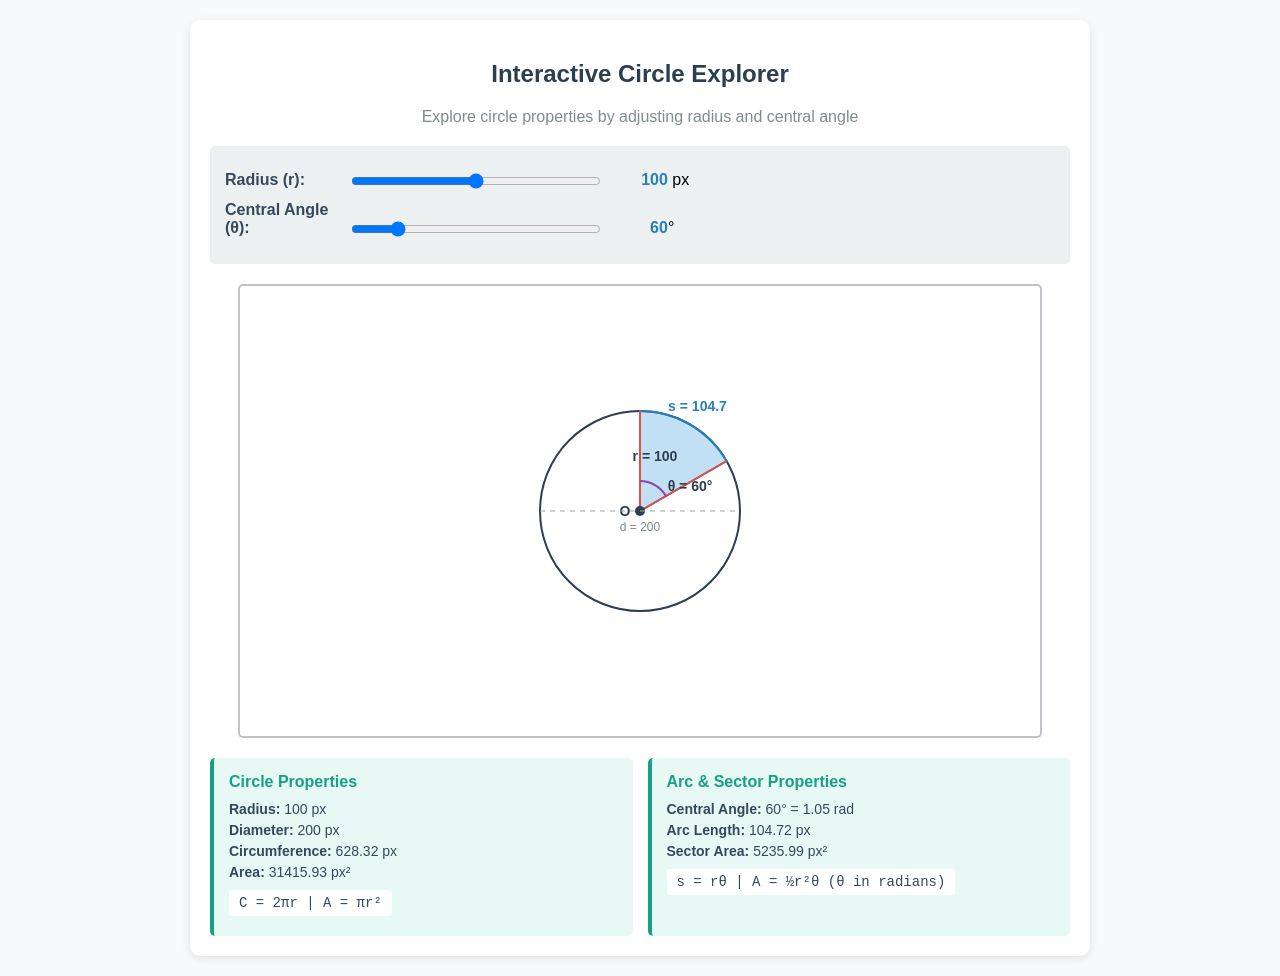
<file: static/mathematics/euclidean_geometry_enhanced_files/visualizations/circle_interactive.html>
<!DOCTYPE html>
<html lang="en">
<head>
    <meta charset="UTF-8">
    <meta name="viewport" content="width=device-width, initial-scale=1.0">
    <title>Interactive Circle Explorer</title>
    <style>
        body {
            font-family: 'Segoe UI', Tahoma, Geneva, Verdana, sans-serif;
            max-width: 900px;
            margin: 0 auto;
            padding: 20px;
            background: #f8f9fa;
        }
        .container {
            background: white;
            padding: 20px;
            border-radius: 10px;
            box-shadow: 0 2px 10px rgba(0,0,0,0.1);
        }
        h2 {
            color: #2c3e50;
            text-align: center;
        }
        .controls {
            margin: 20px 0;
            padding: 15px;
            background: #ecf0f1;
            border-radius: 5px;
        }
        .control-group {
            margin: 10px 0;
        }
        label {
            display: inline-block;
            width: 120px;
            font-weight: bold;
            color: #34495e;
        }
        input[type="range"] {
            width: 250px;
            vertical-align: middle;
        }
        .value-display {
            display: inline-block;
            width: 60px;
            text-align: right;
            font-weight: bold;
            color: #2980b9;
        }
        canvas {
            display: block;
            margin: 20px auto;
            border: 2px solid #bdc3c7;
            border-radius: 5px;
            background: white;
        }
        .info-panel {
            display: grid;
            grid-template-columns: 1fr 1fr;
            gap: 15px;
            margin-top: 20px;
        }
        .info-box {
            padding: 15px;
            background: #e8f8f5;
            border-radius: 5px;
            border-left: 4px solid #16a085;
        }
        .info-box h3 {
            margin: 0 0 10px 0;
            color: #16a085;
            font-size: 16px;
        }
        .info-box p {
            margin: 5px 0;
            color: #34495e;
            font-size: 14px;
        }
        .formula {
            font-family: 'Courier New', monospace;
            background: #fff;
            padding: 5px 10px;
            border-radius: 3px;
            display: inline-block;
            margin: 5px 0;
        }
    </style>
</head>
<body>
    <div class="container">
        <h2>Interactive Circle Explorer</h2>
        <p style="text-align: center; color: #7f8c8d;">
            Explore circle properties by adjusting radius and central angle
        </p>
        
        <div class="controls">
            <div class="control-group">
                <label for="radius">Radius (r):</label>
                <input type="range" id="radius" min="50" max="150" value="100" step="5">
                <span class="value-display" id="value-r">100</span> px
            </div>
            <div class="control-group">
                <label for="angle">Central Angle (θ):</label>
                <input type="range" id="angle" min="0" max="360" value="60" step="15">
                <span class="value-display" id="value-angle">60</span>°
            </div>
        </div>
        
        <canvas id="canvas" width="800" height="450"></canvas>
        
        <div class="info-panel">
            <div class="info-box">
                <h3>Circle Properties</h3>
                <p><strong>Radius:</strong> <span id="info-radius">100</span> px</p>
                <p><strong>Diameter:</strong> <span id="info-diameter">200</span> px</p>
                <p><strong>Circumference:</strong> <span id="info-circumference">628.32</span> px</p>
                <p><strong>Area:</strong> <span id="info-area">31415.93</span> px²</p>
                <p class="formula">C = 2πr | A = πr²</p>
            </div>
            <div class="info-box">
                <h3>Arc & Sector Properties</h3>
                <p><strong>Central Angle:</strong> <span id="info-angle-deg">60</span>° = <span id="info-angle-rad">1.05</span> rad</p>
                <p><strong>Arc Length:</strong> <span id="info-arc">104.72</span> px</p>
                <p><strong>Sector Area:</strong> <span id="info-sector">5235.99</span> px²</p>
                <p class="formula">s = rθ | A = ½r²θ (θ in radians)</p>
            </div>
        </div>
    </div>
    
    <script>
        const canvas = document.getElementById('canvas');
        const ctx = canvas.getContext('2d');
        const radiusSlider = document.getElementById('radius');
        const angleSlider = document.getElementById('angle');
        const valueRDisplay = document.getElementById('value-r');
        const valueAngleDisplay = document.getElementById('value-angle');
        
        function draw() {
            const r = parseInt(radiusSlider.value);
            const angleDeg = parseInt(angleSlider.value);
            const angleRad = angleDeg * Math.PI / 180;
            
            // Update displays
            valueRDisplay.textContent = r;
            valueAngleDisplay.textContent = angleDeg;
            
            // Calculate properties
            const diameter = 2 * r;
            const circumference = 2 * Math.PI * r;
            const area = Math.PI * r * r;
            const arcLength = r * angleRad;
            const sectorArea = 0.5 * r * r * angleRad;
            
            // Update info panel
            document.getElementById('info-radius').textContent = r;
            document.getElementById('info-diameter').textContent = diameter;
            document.getElementById('info-circumference').textContent = circumference.toFixed(2);
            document.getElementById('info-area').textContent = area.toFixed(2);
            document.getElementById('info-angle-deg').textContent = angleDeg;
            document.getElementById('info-angle-rad').textContent = angleRad.toFixed(2);
            document.getElementById('info-arc').textContent = arcLength.toFixed(2);
            document.getElementById('info-sector').textContent = sectorArea.toFixed(2);
            
            // Clear canvas
            ctx.clearRect(0, 0, canvas.width, canvas.height);
            
            const centerX = 400;
            const centerY = 225;
            
            // Draw circle
            ctx.beginPath();
            ctx.arc(centerX, centerY, r, 0, 2 * Math.PI);
            ctx.strokeStyle = '#2c3e50';
            ctx.lineWidth = 2;
            ctx.stroke();
            
            // Draw sector (if angle > 0)
            if (angleDeg > 0) {
                ctx.beginPath();
                ctx.moveTo(centerX, centerY);
                ctx.arc(centerX, centerY, r, -Math.PI / 2, -Math.PI / 2 + angleRad);
                ctx.closePath();
                ctx.fillStyle = 'rgba(52, 152, 219, 0.3)';
                ctx.fill();
                ctx.strokeStyle = '#2980b9';
                ctx.lineWidth = 2;
                ctx.stroke();
            }
            
            // Draw radii
            ctx.beginPath();
            ctx.moveTo(centerX, centerY);
            ctx.lineTo(centerX, centerY - r);
            ctx.strokeStyle = '#e74c3c';
            ctx.lineWidth = 2;
            ctx.stroke();
            
            if (angleDeg > 0) {
                const endX = centerX + r * Math.sin(angleRad);
                const endY = centerY - r * Math.cos(angleRad);
                ctx.beginPath();
                ctx.moveTo(centerX, centerY);
                ctx.lineTo(endX, endY);
                ctx.strokeStyle = '#e74c3c';
                ctx.stroke();
            }
            
            // Draw center point
            ctx.beginPath();
            ctx.arc(centerX, centerY, 5, 0, 2 * Math.PI);
            ctx.fillStyle = '#2c3e50';
            ctx.fill();
            
            // Draw angle arc
            if (angleDeg > 0) {
                ctx.beginPath();
                ctx.arc(centerX, centerY, 30, -Math.PI / 2, -Math.PI / 2 + angleRad);
                ctx.strokeStyle = '#8e44ad';
                ctx.lineWidth = 2;
                ctx.stroke();
            }
            
            // Labels
            ctx.fillStyle = '#2c3e50';
            ctx.font = 'bold 14px Arial';
            ctx.textAlign = 'center';
            
            // Center label
            ctx.fillText('O', centerX - 15, centerY + 5);
            
            // Radius label
            ctx.fillText(`r = ${r}`, centerX + 15, centerY - r/2);
            
            // Angle label
            if (angleDeg > 0) {
                ctx.fillText(`θ = ${angleDeg}°`, centerX + 50, centerY - 20);
            }
            
            // Arc label
            if (angleDeg > 0) {
                const arcMidX = centerX + (r + 15) * Math.sin(angleRad / 2);
                const arcMidY = centerY - (r + 15) * Math.cos(angleRad / 2);
                ctx.fillStyle = '#2980b9';
                ctx.fillText(`s = ${arcLength.toFixed(1)}`, arcMidX, arcMidY);
            }
            
            // Diameter line (dashed)
            ctx.setLineDash([5, 5]);
            ctx.beginPath();
            ctx.moveTo(centerX - r, centerY);
            ctx.lineTo(centerX + r, centerY);
            ctx.strokeStyle = '#95a5a6';
            ctx.lineWidth = 1;
            ctx.stroke();
            ctx.setLineDash([]);
            
            ctx.fillStyle = '#7f8c8d';
            ctx.font = '12px Arial';
            ctx.fillText(`d = ${diameter}`, centerX, centerY + 20);
        }
        
        radiusSlider.addEventListener('input', draw);
        angleSlider.addEventListener('input', draw);
        
        // Initial draw
        draw();
    </script>
</body>
</html>
</file>
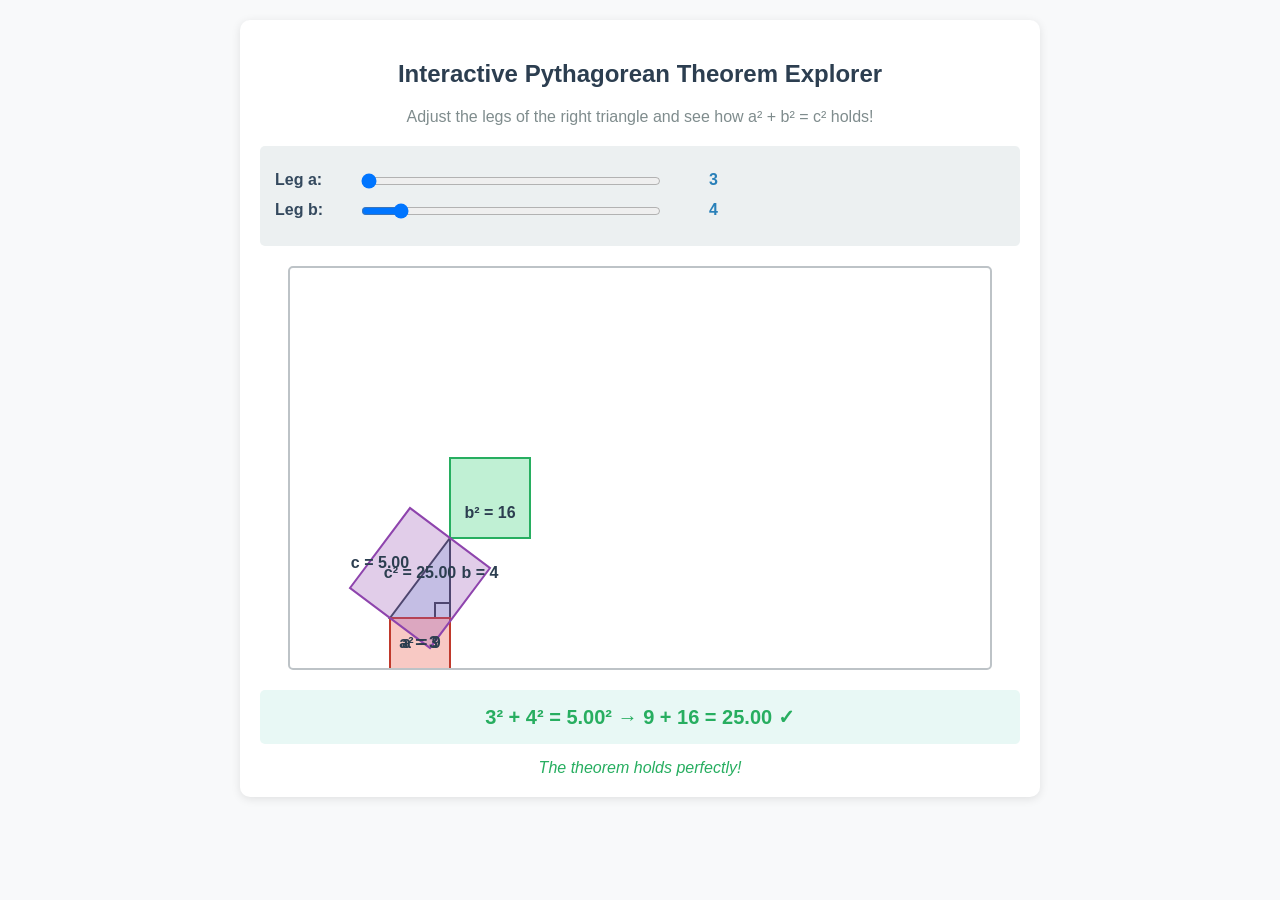
<file: static/mathematics/euclidean_geometry_enhanced_files/visualizations/pythagorean_interactive.html>
<!DOCTYPE html>
<html lang="en">
<head>
    <meta charset="UTF-8">
    <meta name="viewport" content="width=device-width, initial-scale=1.0">
    <title>Interactive Pythagorean Theorem</title>
    <style>
        body {
            font-family: 'Segoe UI', Tahoma, Geneva, Verdana, sans-serif;
            max-width: 800px;
            margin: 0 auto;
            padding: 20px;
            background: #f8f9fa;
        }
        .container {
            background: white;
            padding: 20px;
            border-radius: 10px;
            box-shadow: 0 2px 10px rgba(0,0,0,0.1);
        }
        h2 {
            color: #2c3e50;
            text-align: center;
        }
        .controls {
            margin: 20px 0;
            padding: 15px;
            background: #ecf0f1;
            border-radius: 5px;
        }
        .control-group {
            margin: 10px 0;
        }
        label {
            display: inline-block;
            width: 80px;
            font-weight: bold;
            color: #34495e;
        }
        input[type="range"] {
            width: 300px;
            vertical-align: middle;
        }
        .value-display {
            display: inline-block;
            width: 50px;
            text-align: right;
            font-weight: bold;
            color: #2980b9;
        }
        canvas {
            display: block;
            margin: 20px auto;
            border: 2px solid #bdc3c7;
            border-radius: 5px;
            background: white;
        }
        .equation {
            text-align: center;
            font-size: 20px;
            font-weight: bold;
            color: #27ae60;
            margin: 15px 0;
            padding: 15px;
            background: #e8f8f5;
            border-radius: 5px;
        }
        .verification {
            text-align: center;
            font-size: 16px;
            color: #7f8c8d;
            font-style: italic;
        }
    </style>
</head>
<body>
    <div class="container">
        <h2>Interactive Pythagorean Theorem Explorer</h2>
        <p style="text-align: center; color: #7f8c8d;">
            Adjust the legs of the right triangle and see how a² + b² = c² holds!
        </p>
        
        <div class="controls">
            <div class="control-group">
                <label for="leg-a">Leg a:</label>
                <input type="range" id="leg-a" min="3" max="12" value="3" step="1">
                <span class="value-display" id="value-a">3</span>
            </div>
            <div class="control-group">
                <label for="leg-b">Leg b:</label>
                <input type="range" id="leg-b" min="3" max="12" value="4" step="1">
                <span class="value-display" id="value-b">4</span>
            </div>
        </div>
        
        <canvas id="canvas" width="700" height="400"></canvas>
        
        <div class="equation" id="equation">
            3² + 4² = 5² → 9 + 16 = 25 ✓
        </div>
        
        <div class="verification" id="verification">
            The theorem holds perfectly!
        </div>
    </div>
    
    <script>
        const canvas = document.getElementById('canvas');
        const ctx = canvas.getContext('2d');
        const legASlider = document.getElementById('leg-a');
        const legBSlider = document.getElementById('leg-b');
        const valueADisplay = document.getElementById('value-a');
        const valueBDisplay = document.getElementById('value-b');
        const equationDiv = document.getElementById('equation');
        const verificationDiv = document.getElementById('verification');
        
        function draw() {
            const a = parseInt(legASlider.value);
            const b = parseInt(legBSlider.value);
            const c = Math.sqrt(a * a + b * b);
            
            // Update displays
            valueADisplay.textContent = a;
            valueBDisplay.textContent = b;
            
            // Clear canvas
            ctx.clearRect(0, 0, canvas.width, canvas.height);
            
            // Scale factor for visualization
            const scale = 20;
            const offsetX = 100;
            const offsetY = 350;
            
            // Draw right triangle
            ctx.beginPath();
            ctx.moveTo(offsetX, offsetY);
            ctx.lineTo(offsetX + a * scale, offsetY);
            ctx.lineTo(offsetX + a * scale, offsetY - b * scale);
            ctx.closePath();
            ctx.fillStyle = 'rgba(52, 152, 219, 0.2)';
            ctx.fill();
            ctx.strokeStyle = '#2c3e50';
            ctx.lineWidth = 2;
            ctx.stroke();
            
            // Draw right angle marker
            const markerSize = 15;
            ctx.strokeStyle = '#2c3e50';
            ctx.strokeRect(offsetX + a * scale - markerSize, offsetY - markerSize, markerSize, markerSize);
            
            // Draw squares
            // Square on leg a
            ctx.fillStyle = 'rgba(231, 76, 60, 0.3)';
            ctx.fillRect(offsetX, offsetY, a * scale, a * scale);
            ctx.strokeStyle = '#c0392b';
            ctx.strokeRect(offsetX, offsetY, a * scale, a * scale);
            
            // Square on leg b
            ctx.fillStyle = 'rgba(46, 204, 113, 0.3)';
            ctx.fillRect(offsetX + a * scale, offsetY - b * scale, b * scale, -b * scale);
            ctx.strokeStyle = '#27ae60';
            ctx.strokeRect(offsetX + a * scale, offsetY - b * scale, b * scale, -b * scale);
            
            // Square on hypotenuse c (rotated)
            ctx.save();
            const angle = Math.atan2(b, a);
            const hypotenuseX = offsetX + (a * scale) / 2;
            const hypotenuseY = offsetY - (b * scale) / 2;
            
            ctx.translate(hypotenuseX, hypotenuseY);
            ctx.rotate(-angle);
            ctx.fillStyle = 'rgba(155, 89, 182, 0.3)';
            ctx.fillRect(-c * scale / 2, -c * scale / 2, c * scale, c * scale);
            ctx.strokeStyle = '#8e44ad';
            ctx.strokeRect(-c * scale / 2, -c * scale / 2, c * scale, c * scale);
            ctx.restore();
            
            // Labels
            ctx.fillStyle = '#2c3e50';
            ctx.font = 'bold 16px Arial';
            ctx.textAlign = 'center';
            
            // Label a
            ctx.fillText(`a = ${a}`, offsetX + (a * scale) / 2, offsetY + 30);
            ctx.fillText(`a² = ${a * a}`, offsetX + (a * scale) / 2, offsetY + a * scale / 2);
            
            // Label b
            ctx.fillText(`b = ${b}`, offsetX + a * scale + 30, offsetY - (b * scale) / 2);
            ctx.fillText(`b² = ${b * b}`, offsetX + a * scale + b * scale / 2, offsetY - b * scale - 20);
            
            // Label c
            ctx.fillText(`c = ${c.toFixed(2)}`, hypotenuseX - 40, hypotenuseY - 10);
            ctx.fillText(`c² = ${(c * c).toFixed(2)}`, hypotenuseX, hypotenuseY);
            
            // Update equation
            const aSquared = a * a;
            const bSquared = b * b;
            const cSquared = c * c;
            const sum = aSquared + bSquared;
            const difference = Math.abs(cSquared - sum);
            
            equationDiv.textContent = `${a}² + ${b}² = ${c.toFixed(2)}² → ${aSquared} + ${bSquared} = ${cSquared.toFixed(2)}`;
            
            if (difference < 0.01) {
                equationDiv.textContent += ' ✓';
                equationDiv.style.color = '#27ae60';
                verificationDiv.textContent = 'The theorem holds perfectly!';
                verificationDiv.style.color = '#27ae60';
            } else {
                equationDiv.textContent += ` (diff: ${difference.toFixed(2)})`;
                equationDiv.style.color = '#e67e22';
                verificationDiv.textContent = 'Small rounding difference due to visualization';
                verificationDiv.style.color = '#95a5a6';
            }
        }
        
        legASlider.addEventListener('input', draw);
        legBSlider.addEventListener('input', draw);
        
        // Initial draw
        draw();
    </script>
</body>
</html>
</file>
